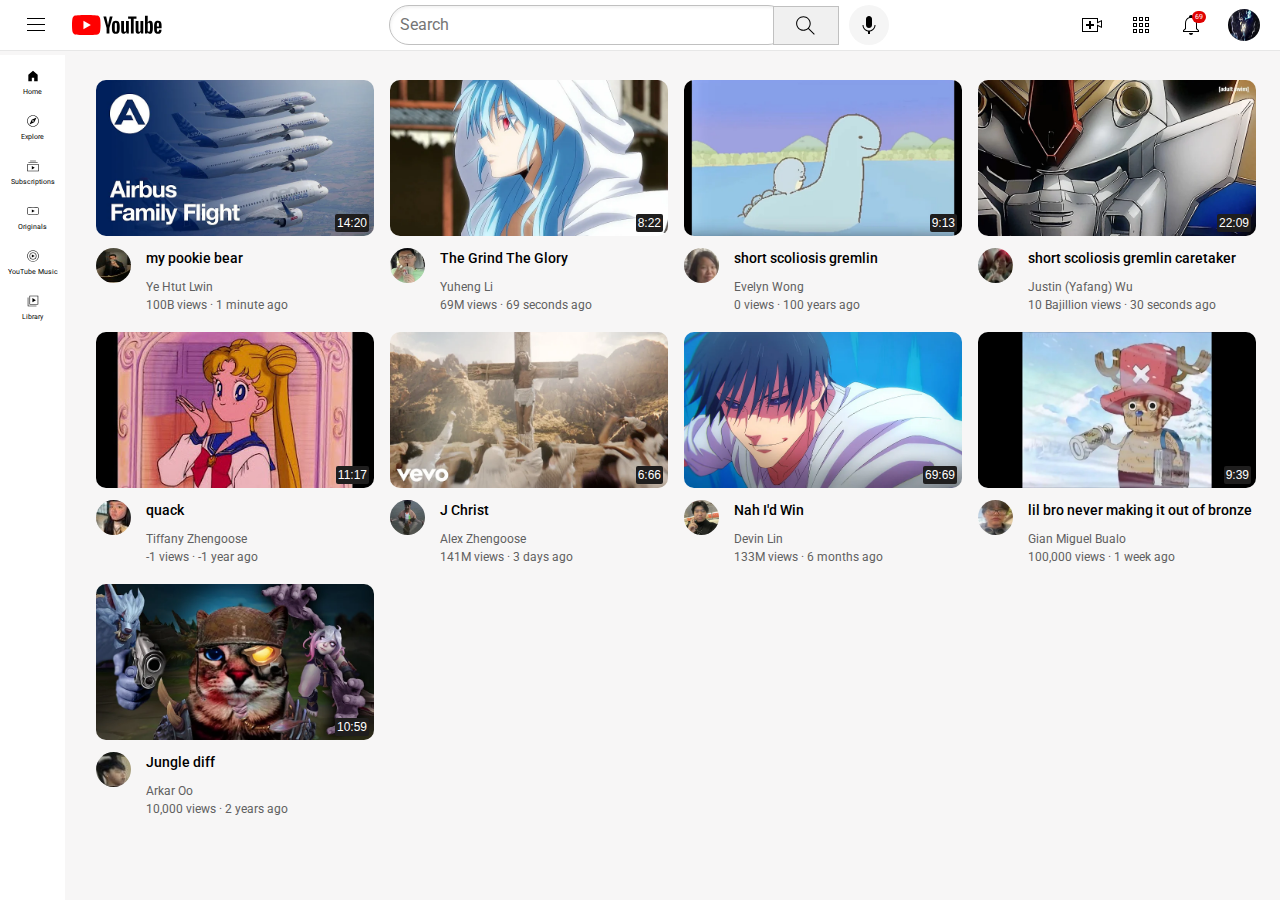
<file: index.html>
<!DOCTYPE html>
<html>
  <head>
    <title>YouTube.com Clone</title>

    <link rel="preconnect" href="https://fonts.googleapis.com">
    <link rel="preconnect" href="https://fonts.gstatic.com" crossorigin>
    <link href="https://fonts.googleapis.com/css2?family=Roboto:wght@400;500;700&display=swap" rel="stylesheet">

    <link rel="stylesheet" href="styles/general.css">
    <link rel="stylesheet" href="styles/header.css">
    <link rel="stylesheet" href="styles/video.css">
    <link rel="stylesheet" href="styles/sidebar.css">

  </head>
  <body>
    <div class="header">
      <div class="left-section">
        <img class="ham-menu" src="icons/3dashes.svg"> 
        <img class="youtube-logo" src="icons/youtube-logo.svg">
      </div> 
      <div class="middle-section">
        <input class="search-bar" type="text" placeholder="Search">
        <button class="search-button"> 
          <img class="search-icon" src="icons/search.svg">
          <div class="tooltip">Search</div>
        </button>
        <button class="voice-search-button">
          <img class="voice-search-icon" src="icons/voice-search-icon.svg">
          <div class="tooltip">Search with your voice</div>
        </button>
      </div>
      <div class="right-section">
        <div class="upload-icons-container">
          <img class="upload-icons" src="icons/upload.svg">
          <div class="tooltip">Create</div>
        </div>

        <div class="apps-icons-container">
          <img class="youtube-apps-icons" src="icons/youtube-apps.svg">
          <div class="tooltip">Youtube apps</div>
        </div>
        
        <div class="notifications-icon-container">
          <img class="notifications-icons" src="icons/notifications.svg">
          <div class="notifications-count">69</div>
          <div class="tooltip">Notifications</div>
        </div>
        
        <img class="current-user-pics" src="channelpics/gear5.png">
      </div>
      
    </div>
    
    <div class="sidebar">
      <div class="sidebar-link"> 
        <img src="icons/home.svg">
        <div>Home</div>
      </div> 
      <div class="sidebar-link">
        <img src="icons/explore.svg">
        <div>Explore</div>
      </div> 
      <div class="sidebar-link">
       <img src="icons/subscriptions.svg">
       <div>Subscriptions</div>
      </div> 
      <div class="sidebar-link">
        <img src="icons/originals.svg">
        <div>Originals</div>
      </div> 
      <div class="sidebar-link">
        <img src="icons/youtube-music.svg">
        <div>YouTube Music</div>
      </div> 
      <div class="sidebar-link">
        <img src="icons/library.svg">
        <div>Library</div>
      </div> 
    </div>

    <div class="video-grid">
      <div class="video-preview">
        <div class="thumbnail-row">
          <a href="https://www.youtube.com/watch?v=IaJn9v35zy4&ab_channel=BryceBuildsItAll" target="_blank">
            <img class="thumbnail" src="thumbnails/airplane.webp">
          </a>
          <div class="video-time">14:20</div>
        </div>
        <div class="video-info-grid">
          <div class="channel-picture">
            <img class="profile-picture" src="channelpics/chadYe.jpg">
          </div>
          <div class="video-info">
            <p class="video-title">
              my pookie bear
            </p>
            <p class="video-author">
              Ye Htut Lwin
            </p>
            <p class="video-stats">
              100B views &#183; 1 minute ago
            </p>
          </div>
        </div>
      </div>
    

      <div class="video-preview">
        <div class="thumbnail-row">
          <a href="https://www.youtube.com/watch?v=CP5G7kBkpHc&ab_channel=Cocho" target="_blank">
            <img class="thumbnail" src="thumbnails/rim.webp">
          </a>
          <div class="video-time">8:22</div>
        </div>
        <div class="video-info-grid">
          <div class="channel-picture">
            <img class="profile-picture" src="channelpics/yh.JPG">
          </div>
          <div class="video-info">
            <p class="video-title">
              The Grind The Glory
            </p>
            <p class="video-author">
              Yuheng Li
            </p>
            <p class="video-stats">
              69M views &#183; 69 seconds ago
            </p>
          </div>
        </div>
      </div>

      <div class="video-preview">
        <div class="thumbnail-row">
          <a href="https://www.youtube.com/watch?v=LbqAYW8ylsE&ab_channel=AbrahamThePharmacist" target="_blank">
            <img class="thumbnail" src="thumbnails/turkey.webp">
          </a>
          <div class="video-time">9:13</div>
        </div>
        <div class="video-info-grid">
          <div class="channel-picture">
            <img class="profile-picture" src="channelpics/wong.JPG">
          </div>
          <div class="video-info">
            <p class="video-title">
              short scoliosis gremlin
            </p>
            <p class="video-author">
              Evelyn Wong
            </p>
            <p class="video-stats">
              0 views &#183; 100 years ago
            </p>
          </div>
        </div>
      </div>

      <div class="video-preview">
        <div class="thumbnail-row">
          <a href="https://www.youtube.com/watch?v=C1UX3y9Gzbo&ab_channel=OneShotQuesters" target="_blank">
            <img class="thumbnail" src="thumbnails/gundam.webp">
          </a>
          <div class="video-time">22:09</div>
        </div>
        <div class="video-info-grid">
          <div class="channel-picture">
            <img class="profile-picture" src="channelpics/justin.JPG">
          </div>
          <div class="video-info">
            <p class="video-title">
              short scoliosis gremlin caretaker
            </p>
            <p class="video-author">
              Justin (Yafang) Wu
            </p>
            <p class="video-stats">
              10 Bajillion views &#183; 30 seconds ago
            </p>
          </div>
        </div>
      </div>

      <div class="video-preview">
        <div class="thumbnail-row">
          <a href="https://www.youtube.com/watch?v=nHeTfagADnc&ab_channel=ADudeNamedJeff" target="_blank">
            <img class="thumbnail" src="thumbnails/sailor.jpg">
          </a>
          <div class="video-time">11:17</div>
        </div>
        <div class="video-info-grid">
          <div class="channel-picture">
            <img class="profile-picture" src="channelpics/tiff.JPG">
          </div>
          <div class="video-info">
            <p class="video-title">
              quack
            </p>
            <p class="video-author">
              Tiffany Zhengoose
            </p>
            <p class="video-stats">
              -1 views &#183; -1 year ago
            </p>
          </div>
        </div>
      </div>

      <div class="video-preview">
        <div class="thumbnail-row">
          <a href="https://www.youtube.com/watch?v=dCrQeUaXkLo&ab_channel=LilNasXVEVO" target="_blank">
            <img class="thumbnail" src="thumbnails/christ.webp">
          </a>
          <div class="video-time">6:66</div>
        </div>
        <div class="video-info-grid">
          <div class="channel-picture">
            <img class="profile-picture" src="channelpics/alex.JPG">
          </div>
          <div class="video-info">
            <p class="video-title">
              J Christ
            </p>
            <p class="video-author">
              Alex Zhengoose
            </p>
            <p class="video-stats">
              141M views &#183; 3 days ago
            </p>
          </div>
        </div>
      </div>

      <div class="video-preview">
        <div class="thumbnail-row">
          <a href="https://www.youtube.com/watch?v=3xfbMATqOgo&ab_channel=hwahn" target="_blank">
            <img class="thumbnail" src="thumbnails/toji.webp">
          </a>
          <div class="video-time">69:69</div>
        </div>
        <div class="video-info-grid">
          <div class="channel-picture">
            <img class="profile-picture" src="channelpics/devin.JPG">
          </div>
          <div class="video-info">
            <p class="video-title">
              Nah I'd Win
            </p>
            <p class="video-author">
              Devin Lin
            </p>
            <p class="video-stats">
              133M views &#183; 6 months ago
            </p>
          </div>
        </div>
      </div>

      <div class="video-preview">
        <div class="thumbnail-row">
          <a href="https://www.youtube.com/watch?v=LwDHMRMOH40&ab_channel=It%27sStefano" target="_blank">
            <img class="thumbnail" src="thumbnails/choppa.webp">
          </a>
          <div class="video-time">9:39</div>
        </div>
        <div class="video-info-grid">
          <div class="channel-picture">
            <img class="profile-picture" src="channelpics/lilbro.JPG">
          </div>
          <div class="video-info">
            <p class="video-title">
              lil bro never making it out of bronze
            </p>
            <p class="video-author">
              Gian Miguel Bualo
            </p>
            <p class="video-stats">
              100,000 views &#183; 1 week ago
            </p>
          </div>
        </div>
      </div>

      <div class="video-preview">
        <div class="thumbnail-row">
          <a href="https://www.youtube.com/watch?v=QfnViaWI4sc&ab_channel=3MinuteLeagueofLegends" target="_blank"> 
            <img class="thumbnail" src="thumbnails/rengar.webp">
          </a>
          <div class="video-time">10:59</div>
        </div>
        <div class="video-info-grid">
          <div class="channel-picture">
            <img class="profile-picture" src="channelpics/Arkar.JPG">
          </div>
          <div class="video-info">
            <p class="video-title">
              Jungle diff
            </p>
            <p class="video-author">
              Arkar Oo
            </p>
            <p class="video-stats">
              10,000 views &#183; 2 years ago
            </p>
          </div>
        </div>
      </div>

    </div>
  </body>
</html>
</file>
<file: styles/general.css>
p {
    font-family: Roboto, Arial;
    margin-top: 0;
    margin-bottom: 0;
  }

  body{
    margin: 0;
    padding-top: 80px;
    padding-left: 96px;
    padding-right: 24px;
    background-color: rgb(247, 246, 246);
  }
</file>
<file: styles/header.css>
.header{
    height: 50px;
    
    display: flex;
    flex-direction: row;
    justify-content: space-between;

    position: fixed;
    top: 0;
    left: 0;
    right: 0;
    background-color: white;
    border-bottom-width: 1px;
    border-bottom-style: solid;
    border-bottom-color: rgb(231, 231, 231);
    z-index: 100;
    
}

.left-section{
    align-items: center;
    display: flex;
}

.ham-menu{
    height: 24px;
    margin-right: 24px;
    margin-left: 24px;
}

.youtube-logo{
    height: 20px;
}

.middle-section{
    flex: 1;
    margin-left: 70px;
    margin-right: 35px;
    max-width: 500px ;
    display: flex;
    align-items: center;
}

.search-bar{
    flex: 1;
    height: 36px;
    padding-left: 10px;
    font-size: 16px;
    border-width: 1px;
    border-style: solid;
    border-color: rgb(192, 192, 192);
    border-radius: 100px;
    box-shadow: inset 1px 2px 3px rgba(0, 0, 0, 0.05);
    width: 0;
}

.search-bar::placeholder{
    font-family: Roboto,Arial;
    font-size: 16px;
}

.search-button {
    height: 39px;
    width: 66px;
    background-color: rgb(240, 240, 240);
    border-width: 1px;
    border-style: solid;
    border-color: rgb(192, 192, 192);
    margin-left: -15px;
    margin-right: 10px;
    position: relative;
  }

.search-button,
.voice-search-button,
.upload-icons-container,
.apps-icons-container,
.notifications-icon-container{
    position: relative;
    display: flex;
    justify-content: center;
    align-items: center;
}

.search-button .tooltip,
.voice-search-button .tooltip,
.upload-icons-container .tooltip,
.apps-icons-container .tooltip,
.notifications-icon-container .tooltip{
    font-family: Roboto, Arial;
    position: absolute;
    background-color: gray;
    color: white;
    padding-top: 4px;
    padding-bottom: 4px;
    padding-left: 8px;
    padding-right: 8px;
    border-radius: 2px;
    font-size: 12px;
    bottom: -30px;
    opacity: 0;
    transition: opacity 0.15s;
    pointer-events: none;
    white-space: nowrap;
}

.search-button:hover .tooltip,
.voice-search-button:hover .tooltip,
.upload-icons-container:hover .tooltip,
.apps-icons-container:hover .tooltip,
.notifications-icon-container:hover .tooltip{
    opacity: 1;
}

.search-icon{
    height: 25px;
}

.voice-search-button{
    height: 40px;
    width: 40px;
    border-radius: 20px;
    border:none;
    background-color: rgb(245, 245, 245);
}

.voice-search-icon{
    height: 24px;   
}

.right-section{
    width: 180px;
    display: flex;
    align-items: center;
    justify-content: space-between;
    margin-right: 20px;
    flex-shrink: 0;
}

.upload-icons{
    height: 24px;
}

.youtube-apps-icons{
    height: 24px;
}

.notifications-icons{
    height: 24px;
}

.notifications-icon-container{
    position: relative;
}

.notifications-count{
    position: absolute;
    top: -2px;
    right: -3px;
    background-color: rgb(223, 2, 2);
    color: white;
    font-family: Roboto, Arial;
    font-size: 7px;
    padding: 2px 3px;
    border-radius: 100px;
}

.current-user-pics{
    height: 32px;
    border-radius: 16px;
    width: 32px;
}
</file>
<file: styles/video.css>
.thumbnail {
          width: 100%;
          border-radius: 10px;
        }

        .thumbnail:hover{
          border-radius: 0px;
          transition: 0.25s;
        }

        .video-title {
          margin-top: 0;
          font-size: 14px;
          font-weight: 500;
          line-height: 20px;
          margin-bottom: 12px;
        }

        .video-info-grid {
          display: grid;
          grid-template-columns: 50px 1fr;
        }

        .profile-picture {
          width: 35px;
          border-radius: 50px;
          height: 35px;
        }

        .thumbnail-row {
          margin-bottom: 8px;
          position: relative;
        }

        .video-author,
        .video-stats {
          font-size: 12px;
          color: rgb(96, 96, 96);
        }

        .video-author {
          margin-bottom: 4px;
        }

        .video-grid {
          display: grid;
          grid-template-columns: 1fr 1fr 1fr;
          column-gap: 16px;
          row-gap: 20px;
        }
      
        @media (max-width: 750px){
          .video-grid{
            grid-template-columns: 1fr fr;
          }
        }

        @media (min-width: 751px) and (max-width: 999px){
          .video-grid{
            grid-template-columns: 1fr 1fr 1fr;
          }
        }

        @media (min-width: 1000px){
          .video-grid{
            grid-template-columns: 1fr 1fr 1fr 1fr;
          }
        }

        .video-time{
          font-family: Robot, Arial;
          font-size: 12px;
          font-weight: 500; 
          padding: 2px; 
          border-radius: 2px;
          background-color: rgb(31, 30, 30);
          color: white;
          position: absolute;
          bottom: 8px;
          right: 5px;
        }
</file>
<file: styles/sidebar.css>
.sidebar{
    position: fixed;
    left: 0;
    bottom: 0;
    top: 55px;
    background-color: white;
    width: 65px;
    z-index: 200;
    padding-top: 5px;
    
}

.sidebar-link{
    height: 45px;
    display: flex;
    justify-content: center;
    align-items: center;
    flex-direction: column;
}

.sidebar-link:hover{
    background-color: rgb(235, 235, 235);
    cursor: pointer;
}

.sidebar-link img{
    height: 14px;
    margin-bottom: 5px;
}

.sidebar-link div{
    font-family: Roboto, Arial;
    font-size: 7px;
}
</file>
